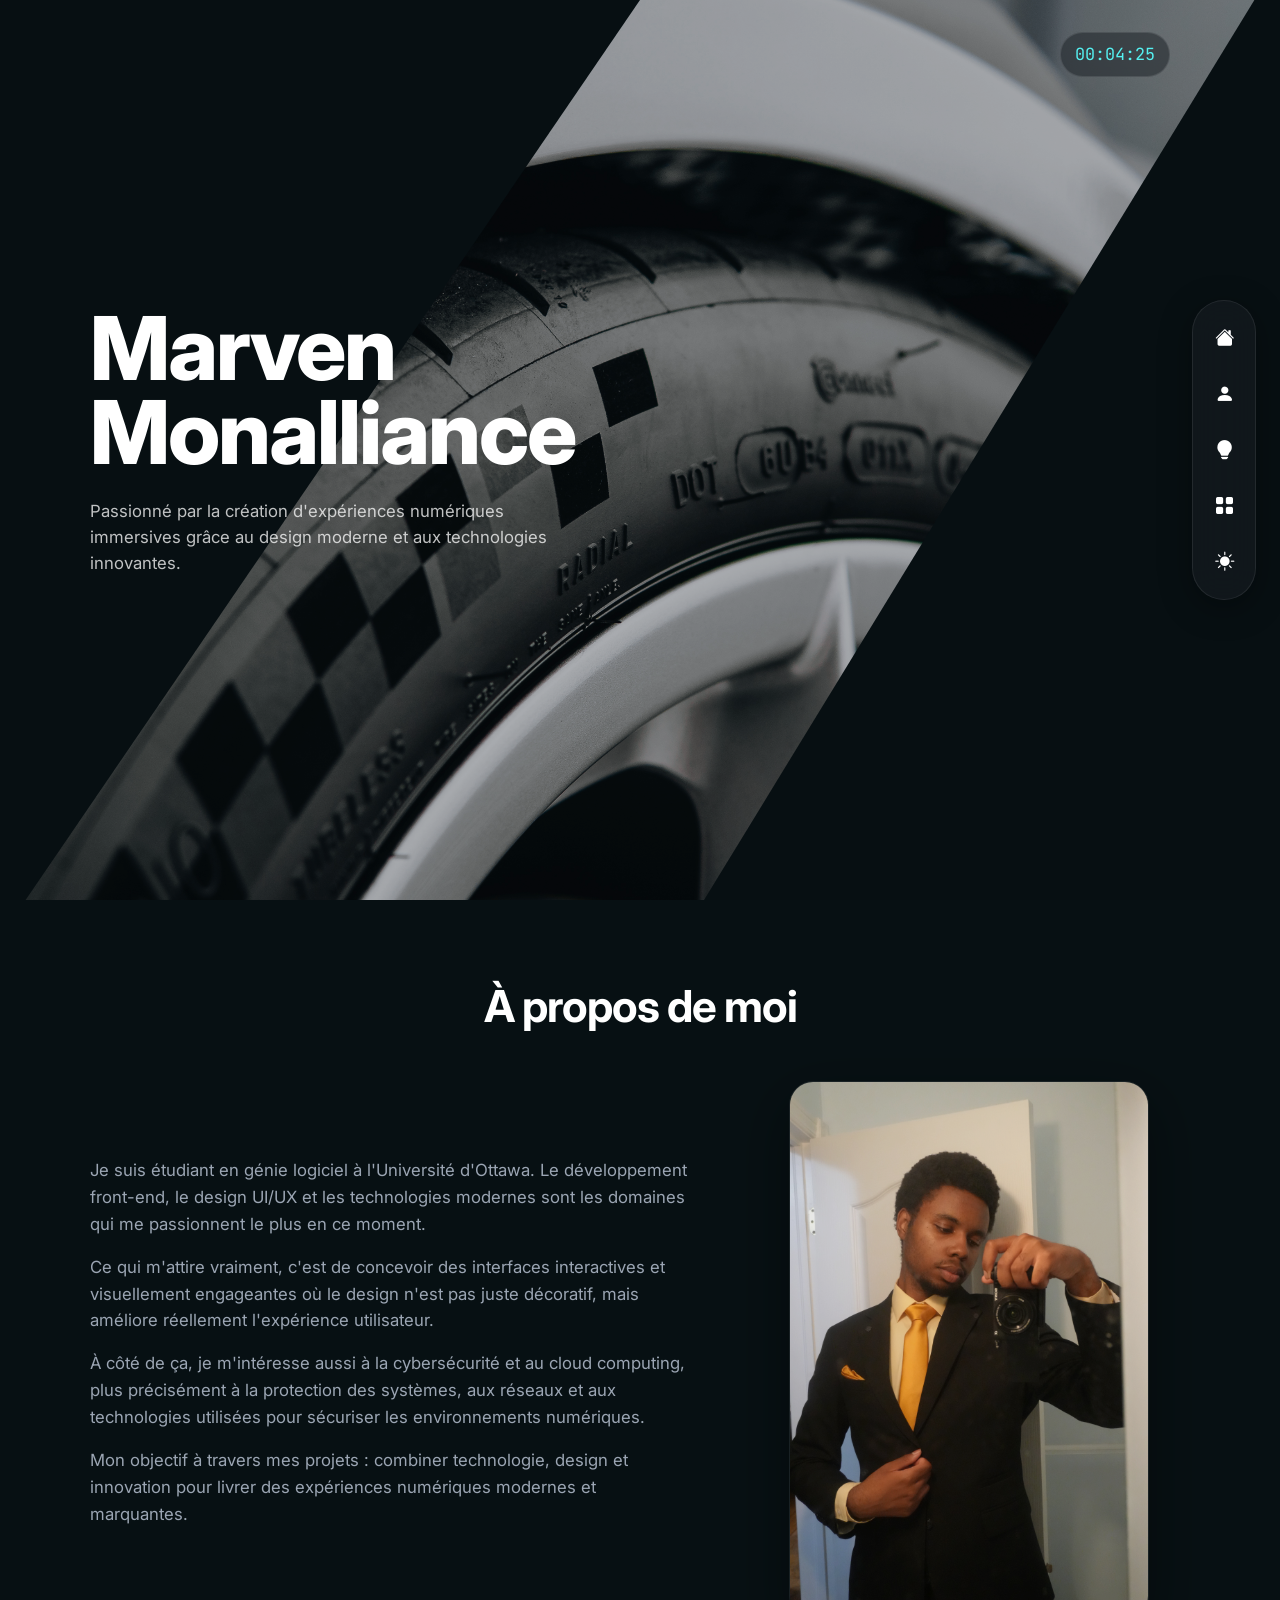
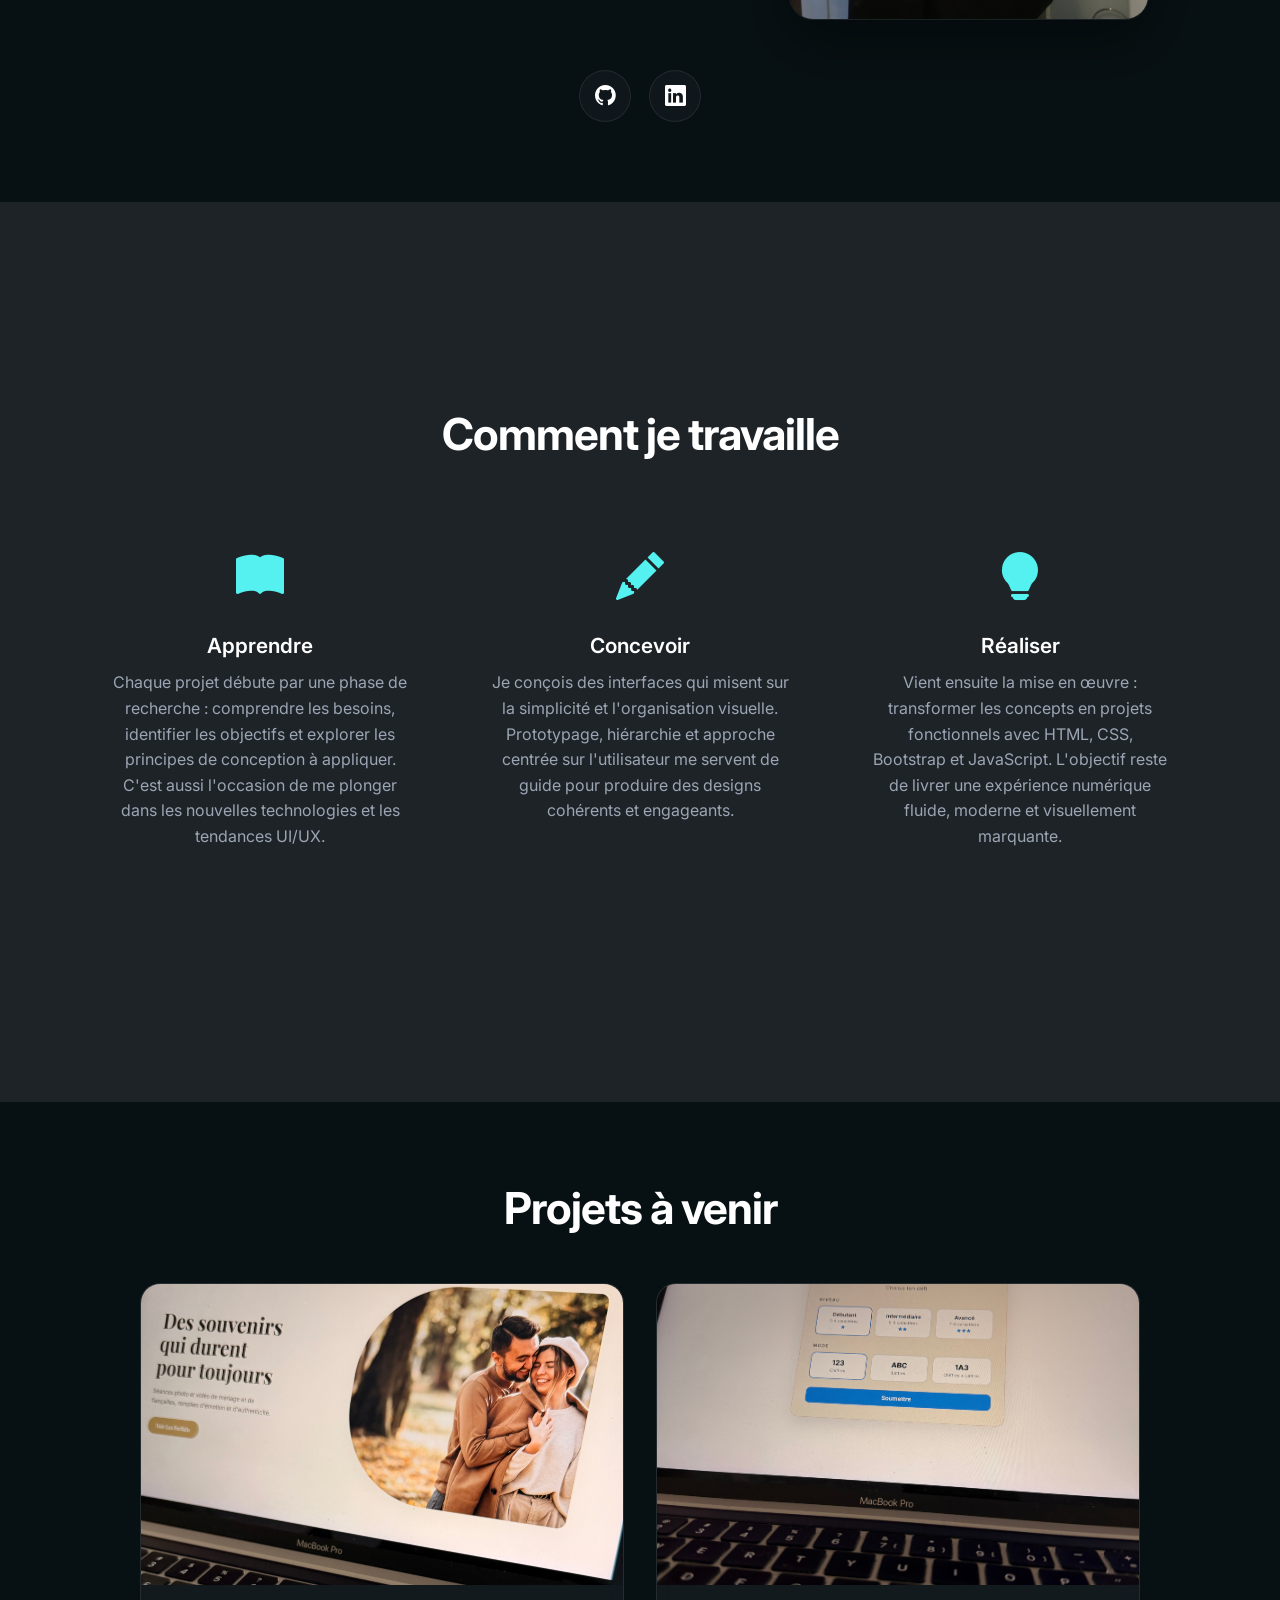
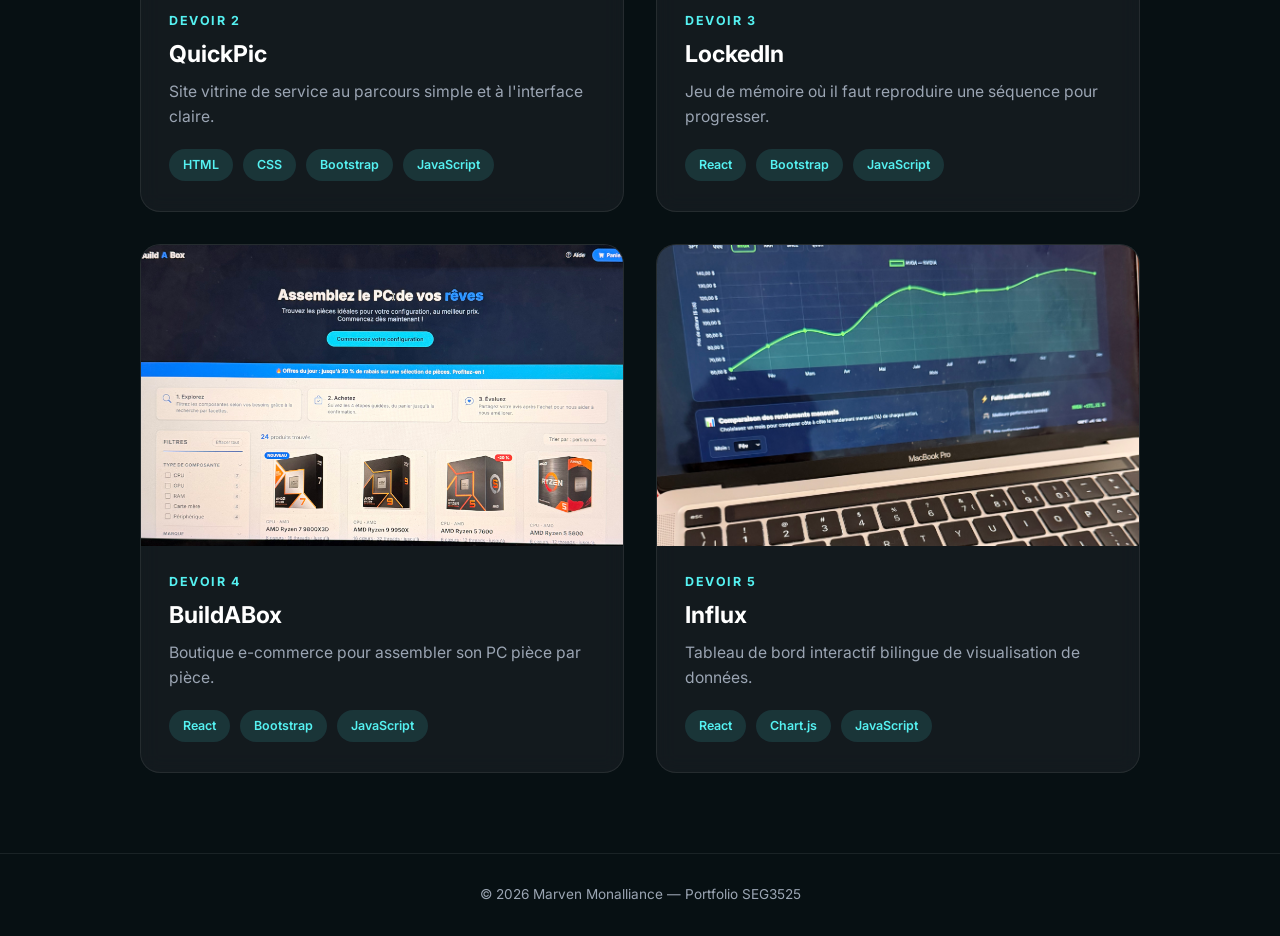
<file: index.html>
<!DOCTYPE html>
<html lang="fr" data-theme="dark">
<head>
  <meta charset="UTF-8">
  <meta name="viewport" content="width=device-width, initial-scale=1">
  <title>Marven Monalliance | Portfolio</title>

  <!-- Polices Google (Inter pour le texte, JetBrains Mono pour l'horloge) -->
  <link rel="preconnect" href="https://fonts.googleapis.com">
  <link rel="preconnect" href="https://fonts.gstatic.com" crossorigin>
  <link href="https://fonts.googleapis.com/css2?family=Inter:wght@400;500;600;700;800&family=JetBrains+Mono&display=swap" rel="stylesheet">

  <!-- Bootstrap 5 + Bootstrap Icons via CDN -->
  <link href="https://cdn.jsdelivr.net/npm/bootstrap@5.3.3/dist/css/bootstrap.min.css" rel="stylesheet">
  <link href="https://cdn.jsdelivr.net/npm/bootstrap-icons@1.11.3/font/bootstrap-icons.css" rel="stylesheet">

  <!-- Feuille de style personnalisée -->
  <link href="css/style.css" rel="stylesheet">
</head>
<body>

  <!-- Navbar verticale flottante -->
  <nav class="nav-vertical" aria-label="Navigation principale">
    <a href="#accueil" title="Accueil"><i class="bi bi-house-fill"></i></a>
    <a href="#apropos" title="À propos de moi"><i class="bi bi-person-fill"></i></a>
    <a href="#travail" title="Comment je travaille"><i class="bi bi-lightbulb-fill"></i></a>
    <a href="#projets" title="Projets à venir"><i class="bi bi-grid-fill"></i></a>
    <button id="theme-toggle" title="Changer de thème" aria-label="Changer de thème">
      <i class="bi bi-sun-fill"></i>
    </button>
  </nav>

<!-- Section 1: Accueil / Hero avec panneaux diagonaux -->
<section id="accueil" class="hero">
  <!-- Carrousel d'images en arrière-plan -->
  <div class="hero-bg" id="hero-bg"></div>

  <!-- Panneau diagonal foncé en haut-gauche -->
  <div class="hero-panel hero-panel-tl"></div>

  <!-- Panneau diagonal foncé en bas-droite -->
  <div class="hero-panel hero-panel-br"></div>

  <!-- Léger voile sombre par-dessus la bande d'image visible -->
  <div class="hero-tint"></div>

  <!-- Horloge en direct -->
  <span class="live-time" id="live-time">00:00:00</span>

  <div class="hero-content">
    <h1>Marven<br>Monalliance</h1>
    <p class="hero-tagline">
      Passionné par la création d'expériences numériques immersives
      grâce au design moderne et aux technologies innovantes.
    </p>
  </div>
</section>

<!-- Section 2: À propos de moi -->
<section id="apropos" class="section">
  <h2 class="section-title">À propos de moi</h2>
  <div class="about-grid">
    <div class="about-text">
      <p>
        Je suis étudiant en génie logiciel à l'Université d'Ottawa.
        Le développement front-end, le design UI/UX et les technologies
        modernes sont les domaines qui me passionnent le plus en ce moment.
      </p>
      <p>
        Ce qui m'attire vraiment, c'est de concevoir des interfaces
        interactives et visuellement engageantes où le design n'est pas
        juste décoratif, mais améliore réellement l'expérience utilisateur.
      </p>
      <p>
        À côté de ça, je m'intéresse aussi à la cybersécurité et au cloud
        computing, plus précisément à la protection des systèmes, aux réseaux
        et aux technologies utilisées pour sécuriser les environnements numériques.
      </p>
      <p>
        Mon objectif à travers mes projets : combiner technologie, design
        et innovation pour livrer des expériences numériques modernes et marquantes.
      </p>
    </div>
    <div class="about-img-wrap">
      <img src="assets/images/uOttahack 7-51.jpg" alt="Marven à uOttaHack 7" class="about-img">
    </div>
  </div>
  <div class="social-links">
    <a href="https://github.com/Marven-Mon" title="GitHub" target="_blank" rel="noopener"><i class="bi bi-github"></i></a>
    <a href="https://www.linkedin.com/in/marven-monalliance/" title="LinkedIn" target="_blank" rel="noopener"><i class="bi bi-linkedin"></i></a>
  </div>
</section>

<!-- Section 3: Comment je travaille -->
<section id="travail" class="section section-alt">
  <h2 class="section-title">Comment je travaille</h2>
  <div class="workflow-grid">
    <div class="workflow-item">
      <i class="bi bi-book-fill"></i>
      <h3>Apprendre</h3>
      <p>
        Chaque projet débute par une phase de recherche : comprendre
        les besoins, identifier les objectifs et explorer les principes
        de conception à appliquer. C'est aussi l'occasion de me plonger
        dans les nouvelles technologies et les tendances UI/UX.
      </p>
    </div>
    <div class="workflow-item">
      <i class="bi bi-pencil-fill"></i>
      <h3>Concevoir</h3>
      <p>
        Je conçois des interfaces qui misent sur la simplicité
        et l'organisation visuelle. Prototypage, hiérarchie et
        approche centrée sur l'utilisateur me servent de guide
        pour produire des designs cohérents et engageants.
      </p>
    </div>
    <div class="workflow-item">
      <i class="bi bi-lightbulb-fill"></i>
      <h3>Réaliser</h3>
      <p>
        Vient ensuite la mise en œuvre : transformer les concepts
        en projets fonctionnels avec HTML, CSS, Bootstrap et JavaScript.
        L'objectif reste de livrer une expérience numérique fluide,
        moderne et visuellement marquante.
      </p>
    </div>
  </div>
</section>

  <!-- Section 4: Projets à venir -->
  <section id="projets" class="section">
    <h2 class="section-title">Projets à venir</h2>
    <div class="projects-grid">
      <a href="pages/services/quickpic.html" class="project-card">
        <div class="project-thumb" style="background-image:url('assets/images/projects/quickpic.jpg')">
          <i class="bi bi-briefcase-fill"></i>
        </div>
        <div class="project-body">
          <span class="project-label">Devoir 2</span>
          <h3>QuickPic</h3>
          <p class="project-desc">Site vitrine de service au parcours simple et à l'interface claire.</p>
          <div class="project-tags">
            <span class="project-tag">HTML</span>
            <span class="project-tag">CSS</span>
            <span class="project-tag">Bootstrap</span>
            <span class="project-tag">JavaScript</span>
          </div>
        </div>
      </a>

      <a href="pages/jeu de memoire/lockedin.html" class="project-card">
        <div class="project-thumb" style="background-image:url('assets/images/projects/lockedin.jpg')">
          <i class="bi bi-controller"></i>
        </div>
        <div class="project-body">
          <span class="project-label">Devoir 3</span>
          <h3>LockedIn</h3>
          <p class="project-desc">Jeu de mémoire où il faut reproduire une séquence pour progresser.</p>
          <div class="project-tags">
            <span class="project-tag">React</span>
            <span class="project-tag">Bootstrap</span>
            <span class="project-tag">JavaScript</span>
          </div>
        </div>
      </a>

      <a href="pages/e-commerce/buildabox.html" class="project-card">
        <div class="project-thumb" style="background-image:url('assets/images/projects/buildabox.jpg')">
          <i class="bi bi-bag-fill"></i>
        </div>
        <div class="project-body">
          <span class="project-label">Devoir 4</span>
          <h3>BuildABox</h3>
          <p class="project-desc">Boutique e-commerce pour assembler son PC pièce par pièce.</p>
          <div class="project-tags">
            <span class="project-tag">React</span>
            <span class="project-tag">Bootstrap</span>
            <span class="project-tag">JavaScript</span>
          </div>
        </div>
      </a>

      <a href="pages/analyse et visualisation/influx.html" class="project-card">
        <div class="project-thumb" style="background-image:url('assets/images/projects/influx.jpg')">
          <i class="bi bi-bar-chart-fill"></i>
        </div>
        <div class="project-body">
          <span class="project-label">Devoir 5</span>
          <h3>Influx</h3>
          <p class="project-desc">Tableau de bord interactif bilingue de visualisation de données.</p>
          <div class="project-tags">
            <span class="project-tag">React</span>
            <span class="project-tag">Chart.js</span>
            <span class="project-tag">JavaScript</span>
          </div>
        </div>
      </a>
    </div>
  </section>

  <footer class="footer">
    &copy; 2026 Marven Monalliance — Portfolio SEG3525
  </footer>

  <script src="js/script.js"></script>
</body>
</html>
</file>
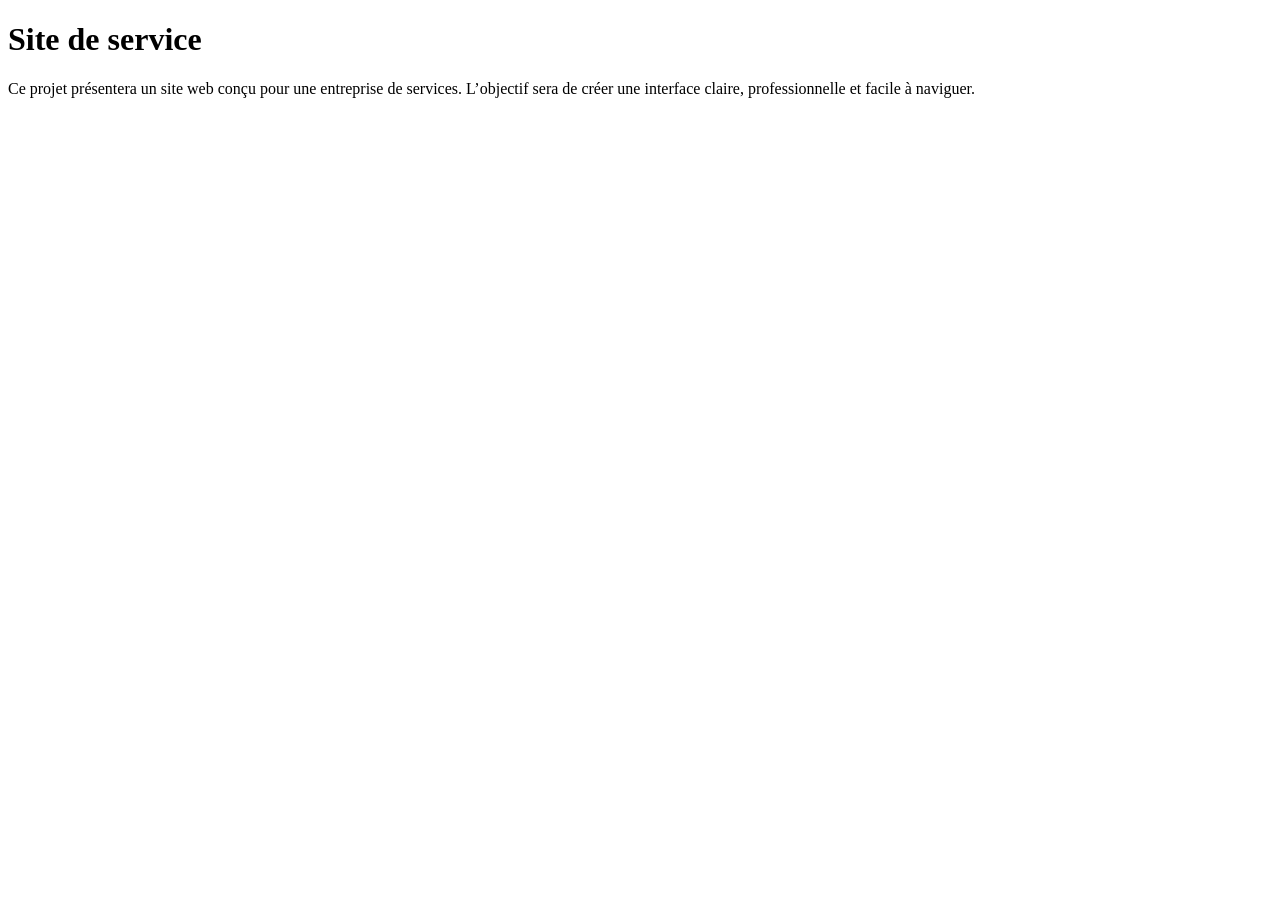
<file: pages/services.html>
<!DOCTYPE html>
<html lang="fr">
<head>
    <title>Site de service</title>
</head>
<body>
    <h1>Site de service</h1>
    <p>Ce projet présentera un site web conçu pour une entreprise de services. L’objectif sera de créer une interface claire, professionnelle et facile à naviguer.</p>
</body>
</html>
</file>
<file: css/style.css>
/* Variables de couleurs — Mode sombre par défaut */
:root {
  --bg: #071013;
  --surface: #1E2328;
  --accent: #55F1F1;
  --text: #FFFFFF;
  --text-secondary: #9BA5B3;
  --glass-bg: rgba(30, 35, 40, 0.45);
  --glass-border: rgba(255, 255, 255, 0.08);
  --card-bg: rgba(30, 35, 40, 0.55);
  --overlay: linear-gradient(120deg, rgba(7,16,19,0.78) 0%, rgba(7,16,19,0.45) 60%, rgba(7,16,19,0.2) 100%);
}

/* Variables pour le mode clair */
[data-theme="light"] {
  --bg: #F5F7FA;
  --surface: #FFFFFF;
  --accent: #55F1F1;
  --text: #071013;
  --text-secondary: #6B7380;
  --glass-bg: rgba(255, 255, 255, 0.55);
  --glass-border: rgba(0, 0, 0, 0.08);
  --card-bg: rgba(255, 255, 255, 0.7);
  --overlay: linear-gradient(120deg, rgba(245,247,250,0.6) 0%, rgba(245,247,250,0.25) 60%, rgba(245,247,250,0.05) 100%);
}

/* Base */
* { box-sizing: border-box; margin: 0; padding: 0; }
html { scroll-behavior: smooth; }
body {
  font-family: 'Inter', Arial, sans-serif;
  background: var(--bg);
  color: var(--text);
  line-height: 1.6;
  transition: background 0.3s ease, color 0.3s ease;
  overflow-x: hidden;
}

/* Navbar verticale flottante */
.nav-vertical {
  position: fixed;
  right: 24px;
  top: 50%;
  transform: translateY(-50%);
  background: var(--glass-bg);
  backdrop-filter: blur(18px);
  -webkit-backdrop-filter: blur(18px);
  border: 1px solid var(--glass-border);
  border-radius: 40px;
  padding: 16px 10px;
  display: flex;
  flex-direction: column;
  gap: 14px;
  z-index: 1000;
  box-shadow: 0 8px 32px rgba(0, 0, 0, 0.35);
}

.nav-vertical a,
.nav-vertical button {
  width: 42px;
  height: 42px;
  display: flex;
  align-items: center;
  justify-content: center;
  border-radius: 50%;
  background: transparent;
  border: none;
  color: var(--text);
  font-size: 1.2rem;
  text-decoration: none;
  cursor: pointer;
  transition: color 0.2s ease, background 0.2s ease, transform 0.2s ease;
}

.nav-vertical a:hover,
.nav-vertical button:hover {
  color: var(--accent);
  background: rgba(85, 241, 241, 0.12);
  transform: scale(1.1);
}

/* Section Hero — Découpage diagonal */
.hero {
  position: relative;
  height: 100vh;
  min-height: 640px;
  overflow: hidden;
  background: #071013;
  padding: 0;
}

/* Carrousel d'images de fond */
.hero-bg {
  position: absolute;
  inset: 0;
  z-index: 0;
}
.hero-bg .slide {
  position: absolute;
  inset: 0;
  background-size: cover;
  background-position: center;
  opacity: 0;
  transition: opacity 1.5s ease-in-out;
}
.hero-bg .slide.active { opacity: 1; }

/* Panneaux diagonaux sombres qui «encadrent» l'image */
.hero-panel {
  position: absolute;
  inset: 0;
  background: #071013;
  z-index: 1;
}

/* Coin haut-gauche: grande zone sombre pour le titre */
.hero-panel-tl {
  clip-path: polygon(0 0, 50% 0, 2% 100%, 0 100%);
}

/* Coin bas-droite: zone sombre plus petite, diagonale parallèle */
.hero-panel-br {
  clip-path: polygon(98% 0, 100% 0, 100% 100%, 55% 100%);
}

/* Voile sombre subtil sur la bande d'image pour ajouter de la cohérence */
.hero-tint {
  position: absolute;
  inset: 0;
  background: rgba(7, 16, 19, 0.3);
  z-index: 2;
  pointer-events: none;
}

/* Bloc texte sur le panneau gauche */
.hero-content {
  position: absolute;
  z-index: 3;
  top: 50%;
  left: 7%;
  transform: translateY(-50%);
  max-width: 38%;
}

.hero h1 {
  font-size: clamp(2.5rem, 7vw, 5.5rem);
  font-weight: 800;
  letter-spacing: -2px;
  line-height: 0.95;
  margin-bottom: 1.5rem;
  color: #FFFFFF;
}

.hero-tagline {
  color: rgba(255, 255, 255, 0.75);
  font-size: 1.05rem;
  max-width: 480px;
  line-height: 1.55;
}

/* Horloge en direct*/
.live-time {
  position: absolute;
  z-index: 3;
  top: 32px;
  right: 110px;
  font-family: 'JetBrains Mono', monospace;
  font-size: 1.05rem;
  color: #55F1F1;
  padding: 8px 14px;
  background: rgba(30, 35, 40, 0.55);
  border: 1px solid rgba(255, 255, 255, 0.1);
  border-radius: 999px;
  backdrop-filter: blur(10px);
  -webkit-backdrop-filter: blur(10px);
}

/* Responsive sur tablette/mobile, on bascule les panneaux à l'horizontale */
@media (max-width: 900px) {
  .hero-panel-tl {
    clip-path: polygon(0 0, 100% 0, 100% 55%, 0 70%);
  }
  .hero-panel-br {
    clip-path: polygon(0 92%, 100% 88%, 100% 100%, 0 100%);
  }
  .hero-content {
    top: 8%;
    left: 7%;
    transform: none;
    max-width: 86%;
  }
  .live-time { right: 80px; top: 22px; }
}

/* Sections génériques — chaque section occupe tout l'écran et centre son contenu */
.section {
  min-height: 100vh;
  display: flex;
  flex-direction: column;
  justify-content: center;
  padding: 80px max(6vw, 40px);
  position: relative;
}

.section-alt {
  background: var(--surface);
}
[data-theme="light"] .section-alt {
  background: #EBEEF2;
}

.section-title {
  font-size: clamp(2rem, 4vw, 2.75rem);
  font-weight: 700;
  margin-bottom: 3rem;
  text-align: center;
  letter-spacing: -1px;
}

/* À propos de moi */
.about-grid {
  display: grid;
  grid-template-columns: 1.15fr 0.85fr;
  gap: 60px;
  align-items: center;
  max-width: 1100px;
  margin: 0 auto;
}

.about-text p {
  color: var(--text-secondary);
  font-size: 1.05rem;
  margin-bottom: 1rem;
}

.about-img-wrap {
  display: flex;
  justify-content: center;
}

.about-img {
  width: 100%;
  max-width: 360px;
  border-radius: 24px;
  border: 1px solid var(--glass-border);
  box-shadow: 0 20px 60px rgba(0, 0, 0, 0.4);
  display: block;
}

/* Adoucit l'image en mode sombre pour qu'elle ne soit pas trop éclatante */
[data-theme="dark"] .about-img {
  filter: brightness(0.9) contrast(1.02);
}

.social-links {
  margin-top: 50px;
  display: flex;
  gap: 18px;
  justify-content: center;
}

.social-links a {
  width: 52px;
  height: 52px;
  border-radius: 50%;
  display: flex;
  align-items: center;
  justify-content: center;
  background: var(--glass-bg);
  border: 1px solid var(--glass-border);
  backdrop-filter: blur(10px);
  color: var(--text);
  font-size: 1.3rem;
  text-decoration: none;
  transition: all 0.25s ease;
}

.social-links a:hover {
  color: var(--bg);
  background: var(--accent);
  transform: translateY(-4px);
  box-shadow: 0 10px 24px rgba(85, 241, 241, 0.3);
}

/* Comment je travaille */
.workflow-grid {
  display: grid;
  grid-template-columns: repeat(3, 1fr);
  gap: 40px;
  max-width: 1100px;
  margin: 0 auto;
}

.workflow-item {
  text-align: center;
  padding: 30px 20px;
}

.workflow-item i {
  font-size: 3rem;
  color: var(--accent);
  margin-bottom: 18px;
  display: inline-block;
}

.workflow-item h3 {
  font-weight: 600;
  margin-bottom: 12px;
  font-size: 1.3rem;
}

.workflow-item p {
  color: var(--text-secondary);
}

/* Projets à venir — cartes façon « vignette + tags » */
.projects-grid {
  display: grid;
  grid-template-columns: repeat(2, 1fr);
  gap: 32px;
  max-width: 1000px;
  margin: 0 auto;
}

.project-card {
  background: var(--card-bg);
  border: 1px solid var(--glass-border);
  border-radius: 20px;
  text-decoration: none;
  color: var(--text);
  backdrop-filter: blur(10px);
  display: block;
  overflow: hidden;
  transition: transform 0.35s ease, box-shadow 0.35s ease, border-color 0.35s ease;
}

/* Vignette du haut : l'image inline (background-image) recouvre le dégradé */
.project-thumb {
  aspect-ratio: 16 / 10;
  background-size: cover;
  background-position: center;
  background-color: var(--surface);
  background-image: linear-gradient(135deg, rgba(85,241,241,0.18), rgba(7,16,19,0.35));
  display: flex;
  align-items: center;
  justify-content: center;
}

/* Les images sont présentes : on masque l'icône pour un rendu épuré */
.project-thumb i { display: none; }

.project-body {
  padding: 26px 28px 30px;
}

.project-label {
  display: block;
  color: var(--accent);
  font-weight: 700;
  font-size: 0.78rem;
  letter-spacing: 1.5px;
  text-transform: uppercase;
  margin-bottom: 10px;
}

.project-body h3 {
  font-weight: 700;
  font-size: 1.45rem;
  margin-bottom: 10px;
}

.project-desc {
  color: var(--text-secondary);
  font-size: 0.98rem;
  margin-bottom: 20px;
}

.project-tags {
  display: flex;
  flex-wrap: wrap;
  gap: 10px;
}

.project-tag {
  background: rgba(85, 241, 241, 0.12);
  color: var(--accent);
  padding: 6px 14px;
  border-radius: 999px;
  font-size: 0.78rem;
  font-weight: 600;
}

/* Survol : la carte se soulève + bordure accent + lueur */
.project-card:hover {
  transform: translateY(-10px);
  border-color: var(--accent);
  box-shadow: 0 20px 40px rgba(85, 241, 241, 0.18);
}

/* Footer */
.footer {
  text-align: center;
  padding: 30px 8%;
  color: var(--text-secondary);
  font-size: 0.85rem;
  border-top: 1px solid var(--glass-border);
}

/* Responsive (tablettes et mobiles) */
@media (max-width: 992px) {
  .projects-grid { grid-template-columns: 1fr; }
  .workflow-grid { grid-template-columns: 1fr; }
  .about-grid { grid-template-columns: 1fr; gap: 40px; }
}

@media (max-width: 600px) {
  .hero { padding: 0 80px 0 6%; }
  .section { padding: 60px 24px; }
  .nav-vertical {
    right: 12px;
    padding: 12px 8px;
    gap: 10px;
  }
  .nav-vertical a, .nav-vertical button { width: 38px; height: 38px; font-size: 1.05rem; }
  .live-time { right: 70px; font-size: 0.85rem; padding: 6px 10px; }
}
</file>
